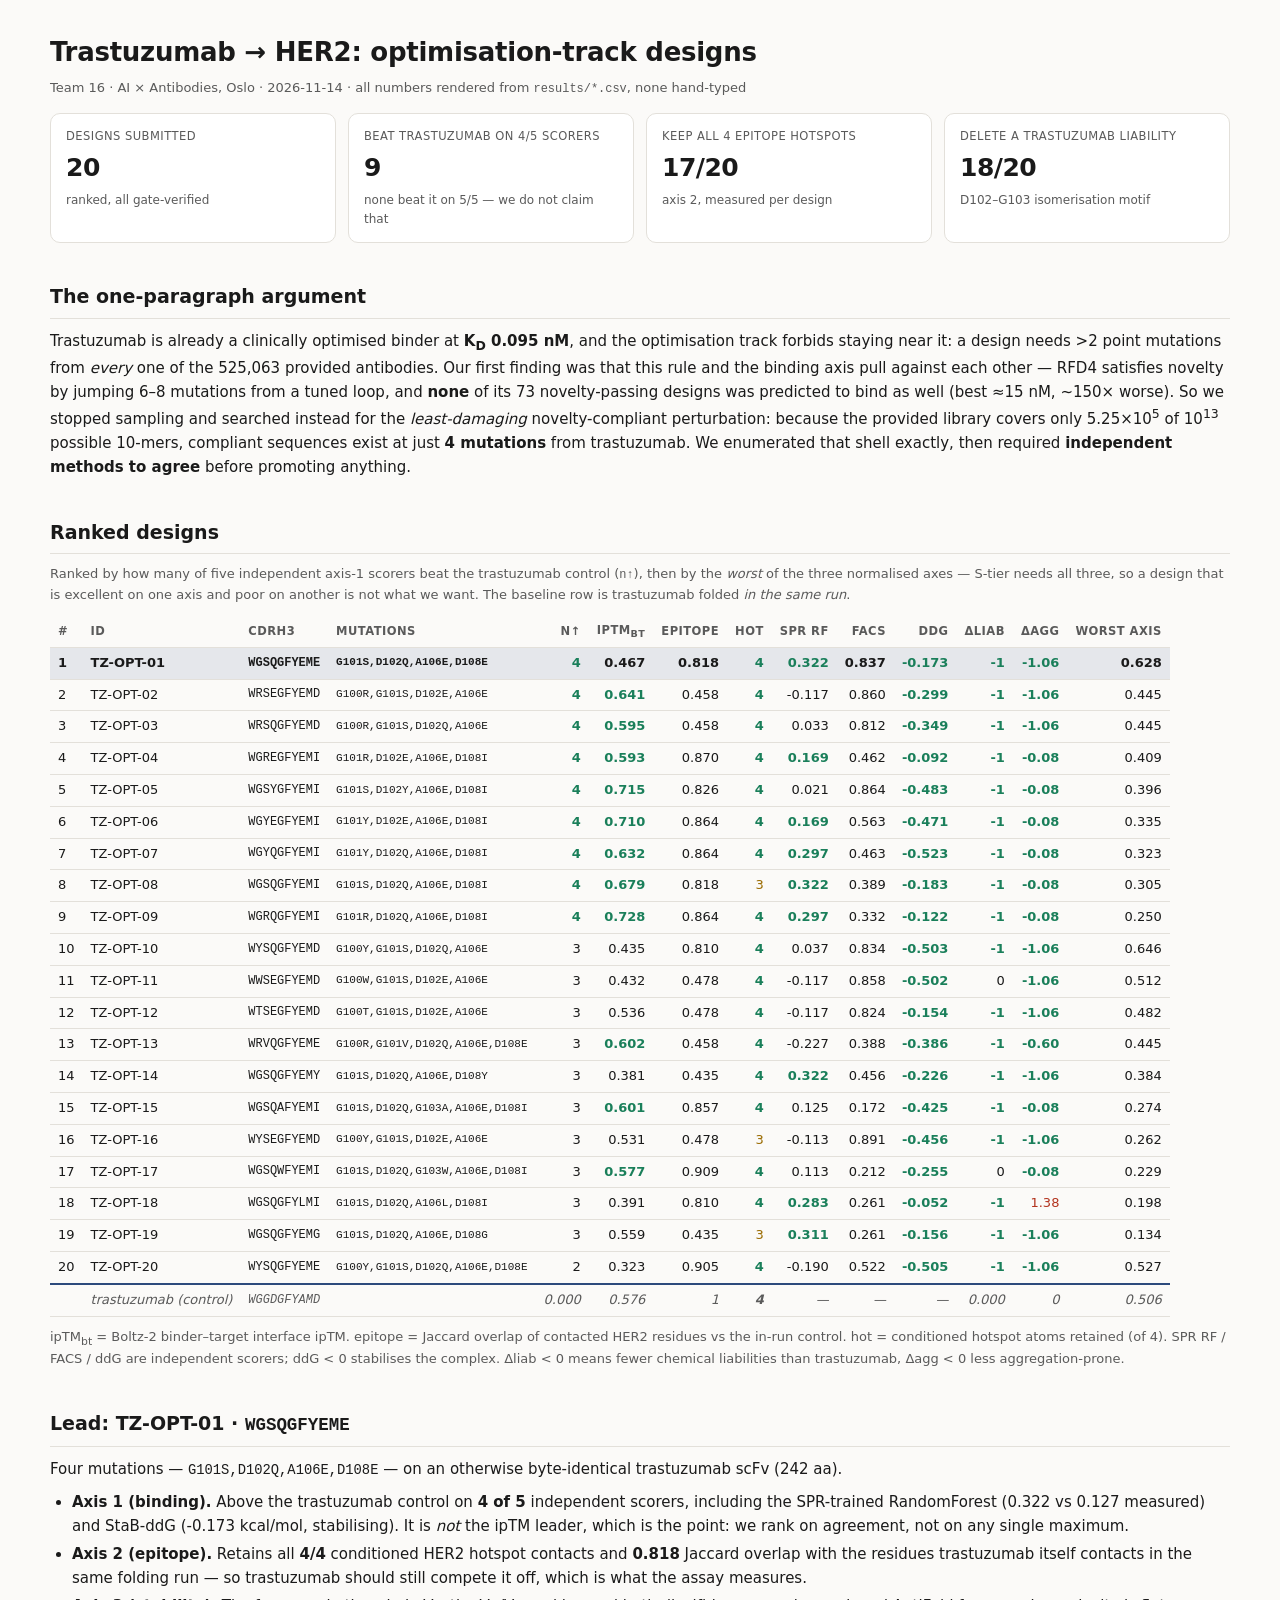
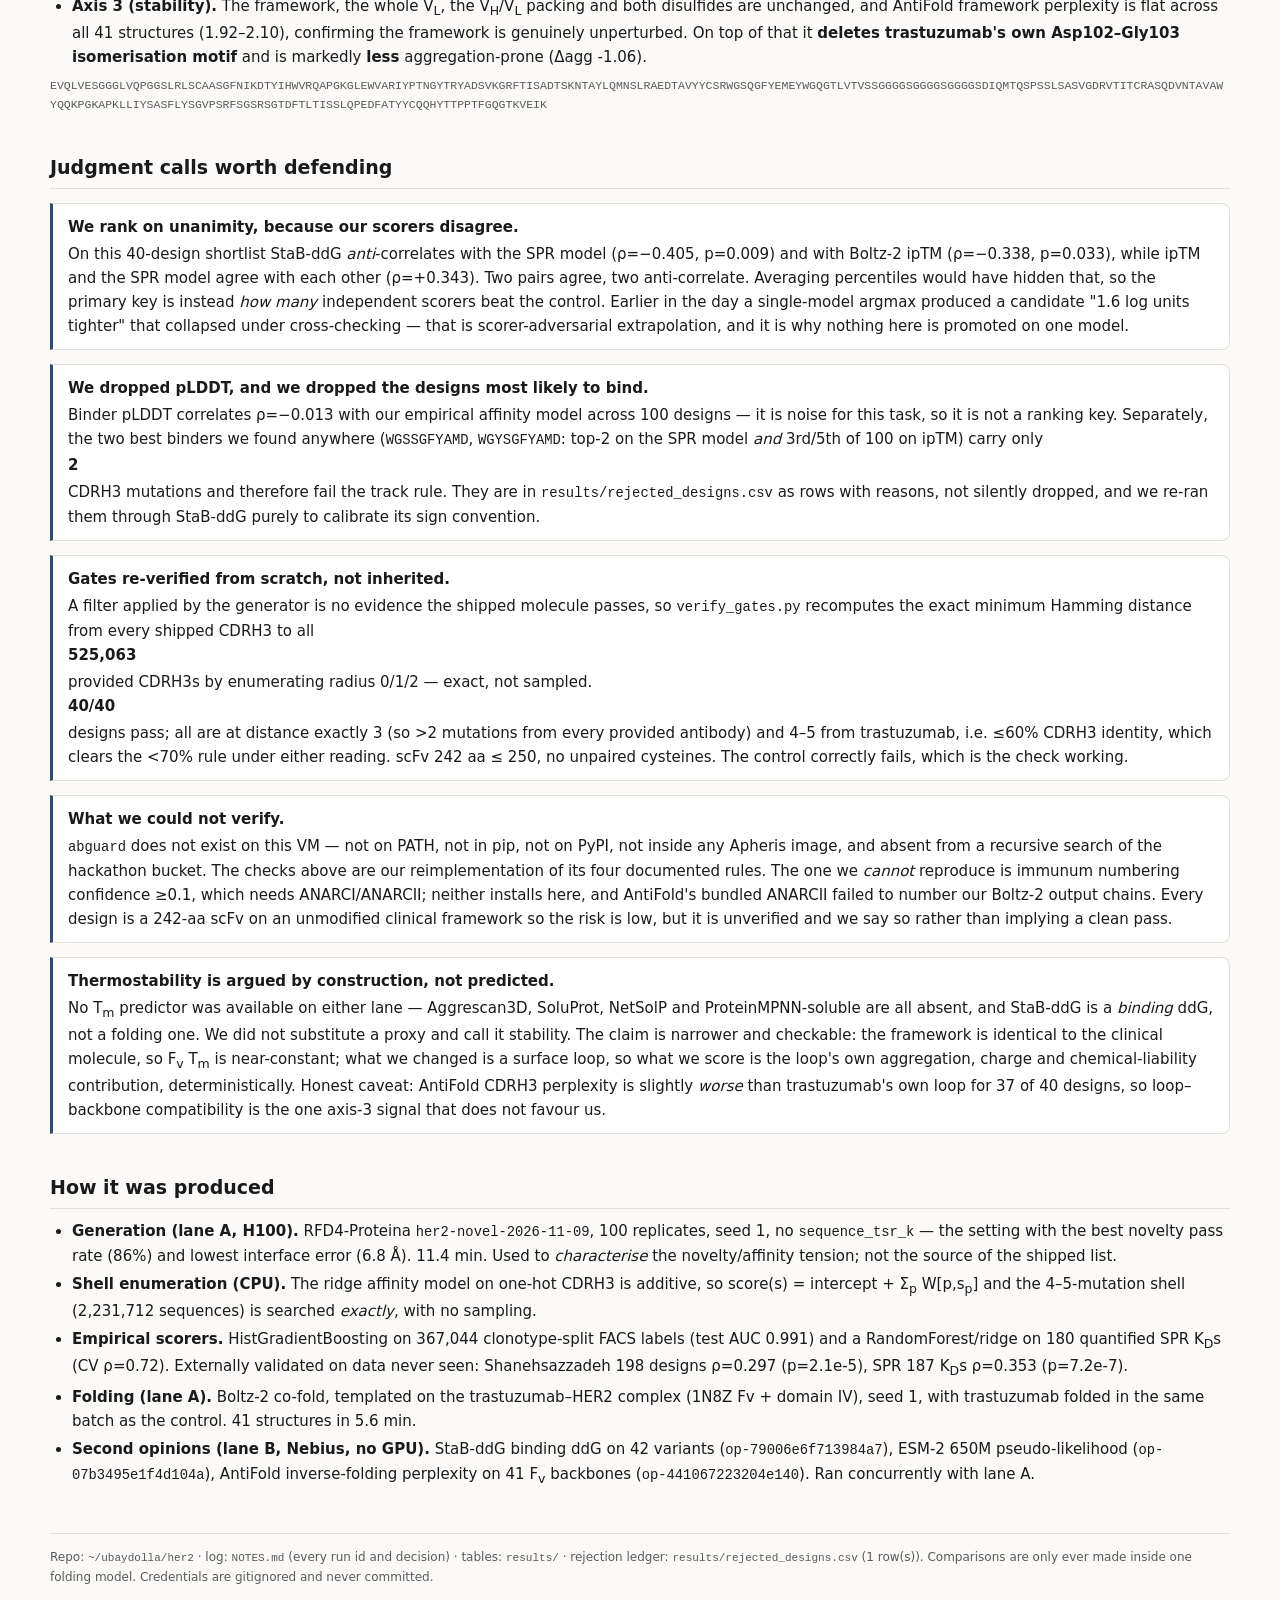
<file: ubaydolla/her2/results/summary.html>
<!doctype html><html lang=en><meta charset=utf-8>
<meta name=viewport content='width=device-width,initial-scale=1'>
<title>Trastuzumab Optimisation</title>
<style>
:root{--bg:#fbfaf8;--fg:#1a1a1a;--mut:#5a5a5a;--line:#e3e0da;--card:#fff;
--good:#1a7f5a;--bad:#b3341f;--warn:#9a6b00;--accent:#2d4a7c;--mono:ui-monospace,SFMono-Regular,Menlo,monospace}
@media (prefers-color-scheme:dark){:root:not([data-theme=light]){--bg:#15161a;--fg:#e9e7e3;
--mut:#a0a0a0;--line:#2e3038;--card:#1c1e23;--good:#4fcf9a;--bad:#ff7a63;--warn:#e0b050;--accent:#8fb3e8}}
*{box-sizing:border-box}
body{margin:0;padding:0 16px 64px;background:var(--bg);color:var(--fg);
font:15px/1.6 ui-sans-serif,system-ui,-apple-system,Segoe UI,Roboto,sans-serif}
.wrap{max-width:1180px;margin:0 auto}
h1{font-size:26px;margin:32px 0 4px;letter-spacing:-.01em}
h2{font-size:19px;margin:38px 0 10px;padding-bottom:6px;border-bottom:1px solid var(--line)}
h3{font-size:15px;margin:22px 0 6px}
.sub{color:var(--mut);font-size:13px;margin-bottom:8px}
p{margin:8px 0}
code,.mono{font-family:var(--mono);font-size:.92em}
table{border-collapse:collapse;width:100%;font-size:13px;margin:10px 0;display:block;overflow-x:auto}
th,td{text-align:right;padding:5px 8px;border-bottom:1px solid var(--line);white-space:nowrap}
th{font-weight:600;color:var(--mut);font-size:11.5px;text-transform:uppercase;letter-spacing:.04em;
position:sticky;top:0;background:var(--bg)}
td:first-child,th:first-child,td.l,th.l{text-align:left}
tr.hi td{background:color-mix(in srgb,var(--accent) 11%,transparent);font-weight:600}
tr.base td{border-top:2px solid var(--accent);color:var(--mut);font-style:italic}
.good{color:var(--good);font-weight:600}.bad{color:var(--bad)}.warn{color:var(--warn)}
.cards{display:grid;grid-template-columns:repeat(auto-fit,minmax(215px,1fr));gap:12px;margin:14px 0}
.card{background:var(--card);border:1px solid var(--line);border-radius:10px;padding:13px 15px}
.card .k{font-size:11.5px;color:var(--mut);text-transform:uppercase;letter-spacing:.04em}
.card .v{font-size:25px;font-weight:650;margin:3px 0;letter-spacing:-.02em}
.card .n{font-size:12px;color:var(--mut)}
.note{background:var(--card);border:1px solid var(--line);border-left:3px solid var(--accent);
border-radius:0 8px 8px 0;padding:11px 15px;margin:14px 0}
.note.w{border-left-color:var(--warn)}.note.r{border-left-color:var(--bad)}
.note b{display:block;margin-bottom:3px}
ul{margin:8px 0;padding-left:22px}li{margin:4px 0}
.seq{font-family:var(--mono);font-size:11.5px;word-break:break-all;color:var(--mut)}
footer{margin-top:44px;padding-top:14px;border-top:1px solid var(--line);color:var(--mut);font-size:12px}
</style>
<div class=wrap>
<h1>Trastuzumab &rarr; HER2: optimisation-track designs</h1>
<div class=sub>Team 16 &middot; AI &times; Antibodies, Oslo &middot; 2026-11-14 &middot; all numbers rendered from <code>results/*.csv</code>, none hand-typed</div>
<div class=cards>
<div class=card><div class=k>Designs submitted</div><div class=v>20</div><div class=n>ranked, all gate-verified</div></div>
<div class=card><div class=k>Beat trastuzumab on 4/5 scorers</div><div class=v>9</div><div class=n>none beat it on 5/5 &mdash; we do not claim that</div></div>
<div class=card><div class=k>Keep all 4 epitope hotspots</div><div class=v>17/20</div><div class=n>axis 2, measured per design</div></div>
<div class=card><div class=k>Delete a trastuzumab liability</div><div class=v>18/20</div><div class=n>D102&ndash;G103 isomerisation motif</div></div>
</div>
<h2>The one-paragraph argument</h2>
<p>Trastuzumab is already a clinically optimised binder at <b>K<sub>D</sub> 0.095 nM</b>, and the
optimisation track forbids staying near it: a design needs &gt;2 point mutations from
<i>every</i> one of the 525,063 provided antibodies. Our first finding was that this rule and the
binding axis pull against each other &mdash; RFD4 satisfies novelty by jumping 6&ndash;8 mutations
from a tuned loop, and <b>none</b> of its 73 novelty-passing designs was predicted to bind as well
(best &asymp;15 nM, ~150&times; worse). So we stopped sampling and searched instead for the
<i>least-damaging</i> novelty-compliant perturbation: because the provided library covers only
5.25&times;10<sup>5</sup> of 10<sup>13</sup> possible 10-mers, compliant sequences exist at just
<b>4 mutations</b> from trastuzumab. We enumerated that shell exactly, then required
<b>independent methods to agree</b> before promoting anything.</p>
<h2>Ranked designs</h2>
<div class=sub>Ranked by how many of five independent axis-1 scorers beat the trastuzumab control (<code>n&uarr;</code>), then by the <i>worst</i> of the three normalised axes &mdash; S-tier needs all three, so a design that is excellent on one axis and poor on another is not what we want. The baseline row is trastuzumab folded <i>in the same run</i>.</div>
<table><thead><tr><th class=l>#</th><th class=l>ID</th><th class=l>CDRH3</th><th class=l>Mutations</th><th>n&uarr;</th><th>ipTM<sub>bt</sub></th><th>epitope</th><th>hot</th><th>SPR&nbsp;RF</th><th>FACS</th><th>ddG</th><th>&Delta;liab</th><th>&Delta;agg</th><th>worst axis</th></tr></thead><tbody>
<tr class='hi'><td class=l>1</td><td class=l>TZ-OPT-01</td><td class='l mono'>WGSQGFYEME</td><td class='l mono' style='font-size:11px'>G101S,D102Q,A106E,D108E</td><td><span class=good>4</span></td><td class=>0.467</td><td>0.818</td><td class=good>4</td><td class=good>0.322</td><td>0.837</td><td class=good>-0.173</td><td class=good>-1</td><td class=good>-1.06</td><td>0.628</td></tr>
<tr class=''><td class=l>2</td><td class=l>TZ-OPT-02</td><td class='l mono'>WRSEGFYEMD</td><td class='l mono' style='font-size:11px'>G100R,G101S,D102E,A106E</td><td><span class=good>4</span></td><td class=good>0.641</td><td>0.458</td><td class=good>4</td><td class=>-0.117</td><td>0.860</td><td class=good>-0.299</td><td class=good>-1</td><td class=good>-1.06</td><td>0.445</td></tr>
<tr class=''><td class=l>3</td><td class=l>TZ-OPT-03</td><td class='l mono'>WRSQGFYEMD</td><td class='l mono' style='font-size:11px'>G100R,G101S,D102Q,A106E</td><td><span class=good>4</span></td><td class=good>0.595</td><td>0.458</td><td class=good>4</td><td class=>0.033</td><td>0.812</td><td class=good>-0.349</td><td class=good>-1</td><td class=good>-1.06</td><td>0.445</td></tr>
<tr class=''><td class=l>4</td><td class=l>TZ-OPT-04</td><td class='l mono'>WGREGFYEMI</td><td class='l mono' style='font-size:11px'>G101R,D102E,A106E,D108I</td><td><span class=good>4</span></td><td class=good>0.593</td><td>0.870</td><td class=good>4</td><td class=good>0.169</td><td>0.462</td><td class=good>-0.092</td><td class=good>-1</td><td class=good>-0.08</td><td>0.409</td></tr>
<tr class=''><td class=l>5</td><td class=l>TZ-OPT-05</td><td class='l mono'>WGSYGFYEMI</td><td class='l mono' style='font-size:11px'>G101S,D102Y,A106E,D108I</td><td><span class=good>4</span></td><td class=good>0.715</td><td>0.826</td><td class=good>4</td><td class=>0.021</td><td>0.864</td><td class=good>-0.483</td><td class=good>-1</td><td class=good>-0.08</td><td>0.396</td></tr>
<tr class=''><td class=l>6</td><td class=l>TZ-OPT-06</td><td class='l mono'>WGYEGFYEMI</td><td class='l mono' style='font-size:11px'>G101Y,D102E,A106E,D108I</td><td><span class=good>4</span></td><td class=good>0.710</td><td>0.864</td><td class=good>4</td><td class=good>0.169</td><td>0.563</td><td class=good>-0.471</td><td class=good>-1</td><td class=good>-0.08</td><td>0.335</td></tr>
<tr class=''><td class=l>7</td><td class=l>TZ-OPT-07</td><td class='l mono'>WGYQGFYEMI</td><td class='l mono' style='font-size:11px'>G101Y,D102Q,A106E,D108I</td><td><span class=good>4</span></td><td class=good>0.632</td><td>0.864</td><td class=good>4</td><td class=good>0.297</td><td>0.463</td><td class=good>-0.523</td><td class=good>-1</td><td class=good>-0.08</td><td>0.323</td></tr>
<tr class=''><td class=l>8</td><td class=l>TZ-OPT-08</td><td class='l mono'>WGSQGFYEMI</td><td class='l mono' style='font-size:11px'>G101S,D102Q,A106E,D108I</td><td><span class=good>4</span></td><td class=good>0.679</td><td>0.818</td><td class=warn>3</td><td class=good>0.322</td><td>0.389</td><td class=good>-0.183</td><td class=good>-1</td><td class=good>-0.08</td><td>0.305</td></tr>
<tr class=''><td class=l>9</td><td class=l>TZ-OPT-09</td><td class='l mono'>WGRQGFYEMI</td><td class='l mono' style='font-size:11px'>G101R,D102Q,A106E,D108I</td><td><span class=good>4</span></td><td class=good>0.728</td><td>0.864</td><td class=good>4</td><td class=good>0.297</td><td>0.332</td><td class=good>-0.122</td><td class=good>-1</td><td class=good>-0.08</td><td>0.250</td></tr>
<tr class=''><td class=l>10</td><td class=l>TZ-OPT-10</td><td class='l mono'>WYSQGFYEMD</td><td class='l mono' style='font-size:11px'>G100Y,G101S,D102Q,A106E</td><td><span>3</span></td><td class=>0.435</td><td>0.810</td><td class=good>4</td><td class=>0.037</td><td>0.834</td><td class=good>-0.503</td><td class=good>-1</td><td class=good>-1.06</td><td>0.646</td></tr>
<tr class=''><td class=l>11</td><td class=l>TZ-OPT-11</td><td class='l mono'>WWSEGFYEMD</td><td class='l mono' style='font-size:11px'>G100W,G101S,D102E,A106E</td><td><span>3</span></td><td class=>0.432</td><td>0.478</td><td class=good>4</td><td class=>-0.117</td><td>0.858</td><td class=good>-0.502</td><td class=>0</td><td class=good>-1.06</td><td>0.512</td></tr>
<tr class=''><td class=l>12</td><td class=l>TZ-OPT-12</td><td class='l mono'>WTSEGFYEMD</td><td class='l mono' style='font-size:11px'>G100T,G101S,D102E,A106E</td><td><span>3</span></td><td class=>0.536</td><td>0.478</td><td class=good>4</td><td class=>-0.117</td><td>0.824</td><td class=good>-0.154</td><td class=good>-1</td><td class=good>-1.06</td><td>0.482</td></tr>
<tr class=''><td class=l>13</td><td class=l>TZ-OPT-13</td><td class='l mono'>WRVQGFYEME</td><td class='l mono' style='font-size:11px'>G100R,G101V,D102Q,A106E,D108E</td><td><span>3</span></td><td class=good>0.602</td><td>0.458</td><td class=good>4</td><td class=>-0.227</td><td>0.388</td><td class=good>-0.386</td><td class=good>-1</td><td class=good>-0.60</td><td>0.445</td></tr>
<tr class=''><td class=l>14</td><td class=l>TZ-OPT-14</td><td class='l mono'>WGSQGFYEMY</td><td class='l mono' style='font-size:11px'>G101S,D102Q,A106E,D108Y</td><td><span>3</span></td><td class=>0.381</td><td>0.435</td><td class=good>4</td><td class=good>0.322</td><td>0.456</td><td class=good>-0.226</td><td class=good>-1</td><td class=good>-1.06</td><td>0.384</td></tr>
<tr class=''><td class=l>15</td><td class=l>TZ-OPT-15</td><td class='l mono'>WGSQAFYEMI</td><td class='l mono' style='font-size:11px'>G101S,D102Q,G103A,A106E,D108I</td><td><span>3</span></td><td class=good>0.601</td><td>0.857</td><td class=good>4</td><td class=>0.125</td><td>0.172</td><td class=good>-0.425</td><td class=good>-1</td><td class=good>-0.08</td><td>0.274</td></tr>
<tr class=''><td class=l>16</td><td class=l>TZ-OPT-16</td><td class='l mono'>WYSEGFYEMD</td><td class='l mono' style='font-size:11px'>G100Y,G101S,D102E,A106E</td><td><span>3</span></td><td class=>0.531</td><td>0.478</td><td class=warn>3</td><td class=>-0.113</td><td>0.891</td><td class=good>-0.456</td><td class=good>-1</td><td class=good>-1.06</td><td>0.262</td></tr>
<tr class=''><td class=l>17</td><td class=l>TZ-OPT-17</td><td class='l mono'>WGSQWFYEMI</td><td class='l mono' style='font-size:11px'>G101S,D102Q,G103W,A106E,D108I</td><td><span>3</span></td><td class=good>0.577</td><td>0.909</td><td class=good>4</td><td class=>0.113</td><td>0.212</td><td class=good>-0.255</td><td class=>0</td><td class=good>-0.08</td><td>0.229</td></tr>
<tr class=''><td class=l>18</td><td class=l>TZ-OPT-18</td><td class='l mono'>WGSQGFYLMI</td><td class='l mono' style='font-size:11px'>G101S,D102Q,A106L,D108I</td><td><span>3</span></td><td class=>0.391</td><td>0.810</td><td class=good>4</td><td class=good>0.283</td><td>0.261</td><td class=good>-0.052</td><td class=good>-1</td><td class=bad>1.38</td><td>0.198</td></tr>
<tr class=''><td class=l>19</td><td class=l>TZ-OPT-19</td><td class='l mono'>WGSQGFYEMG</td><td class='l mono' style='font-size:11px'>G101S,D102Q,A106E,D108G</td><td><span>3</span></td><td class=>0.559</td><td>0.435</td><td class=warn>3</td><td class=good>0.311</td><td>0.261</td><td class=good>-0.156</td><td class=good>-1</td><td class=good>-1.06</td><td>0.134</td></tr>
<tr class=''><td class=l>20</td><td class=l>TZ-OPT-20</td><td class='l mono'>WYSQGFYEME</td><td class='l mono' style='font-size:11px'>G100Y,G101S,D102Q,A106E,D108E</td><td><span>2</span></td><td class=>0.323</td><td>0.905</td><td class=good>4</td><td class=>-0.190</td><td>0.522</td><td class=good>-0.505</td><td class=good>-1</td><td class=good>-1.06</td><td>0.527</td></tr>
<tr class='base'><td class=l></td><td class=l>trastuzumab (control)</td><td class='l mono'>WGGDGFYAMD</td><td class='l mono' style='font-size:11px'></td><td><span>0.000</span></td><td class=>0.576</td><td>1</td><td class=good>4</td><td class=><span class=mut>—</span></td><td><span class=mut>—</span></td><td class=><span class=mut>—</span></td><td class=>0.000</td><td class=>0</td><td>0.506</td></tr>
</tbody></table>
<div class=sub>ipTM<sub>bt</sub> = Boltz-2 binder&ndash;target interface ipTM. epitope = Jaccard overlap of contacted HER2 residues vs the in-run control. hot = conditioned hotspot atoms retained (of 4). SPR RF / FACS / ddG are independent scorers; ddG &lt; 0 stabilises the complex. &Delta;liab &lt; 0 means fewer chemical liabilities than trastuzumab, &Delta;agg &lt; 0 less aggregation-prone.</div>
<h2>Lead: TZ-OPT-01 &middot; <span class=mono>WGSQGFYEME</span></h2>
<p>Four mutations &mdash; <span class=mono>G101S,D102Q,A106E,D108E</span> &mdash; on an otherwise
byte-identical trastuzumab scFv (242 aa).</p><ul>
<li><b>Axis 1 (binding).</b> Above the trastuzumab control on <b>4 of 5</b> independent scorers,
including the SPR-trained RandomForest (0.322 vs 0.127 measured) and StaB-ddG
(-0.173 kcal/mol, stabilising). It is <i>not</i> the ipTM leader, which is the point:
we rank on agreement, not on any single maximum.</li>
<li><b>Axis 2 (epitope).</b> Retains all <b>4/4</b> conditioned HER2 hotspot contacts and
<b>0.818</b> Jaccard overlap with the residues trastuzumab itself contacts in the
same folding run &mdash; so trastuzumab should still compete it off, which is what the assay measures.</li>
<li><b>Axis 3 (stability).</b> The framework, the whole V<sub>L</sub>, the V<sub>H</sub>/V<sub>L</sub>
packing and both disulfides are unchanged, and AntiFold framework perplexity is flat across all 41
structures (1.92&ndash;2.10), confirming the framework is genuinely unperturbed. On top of that it
<b>deletes trastuzumab's own Asp102&ndash;Gly103 isomerisation motif</b> and is markedly
<b>less</b> aggregation-prone (&Delta;agg -1.06).</li></ul>
<p class=seq>[base64]</p>
<h2>Judgment calls worth defending</h2>
<div class=note r><b>We rank on unanimity, because our scorers disagree.</b>
On this 40-design shortlist StaB-ddG <i>anti</i>-correlates with the SPR model
(&rho;=&minus;0.405, p=0.009) and with Boltz-2 ipTM (&rho;=&minus;0.338, p=0.033), while ipTM and the
SPR model agree with each other (&rho;=+0.343). Two pairs agree, two anti-correlate. Averaging
percentiles would have hidden that, so the primary key is instead <i>how many</i> independent
scorers beat the control. Earlier in the day a single-model argmax produced a candidate "1.6 log
units tighter" that collapsed under cross-checking &mdash; that is scorer-adversarial extrapolation,
and it is why nothing here is promoted on one model.</div>
<div class=note w><b>We dropped pLDDT, and we dropped the designs most likely to bind.</b>
Binder pLDDT correlates &rho;=&minus;0.013 with our empirical affinity model across 100 designs
&mdash; it is noise for this task, so it is not a ranking key. Separately, the two best binders we
found anywhere (<span class=mono>WGSSGFYAMD</span>, <span class=mono>WGYSGFYAMD</span>: top-2 on the
SPR model <i>and</i> 3rd/5th of 100 on ipTM) carry only <b>2</b> CDRH3 mutations and therefore fail
the track rule. They are in <code>results/rejected_designs.csv</code> as rows with reasons, not
silently dropped, and we re-ran them through StaB-ddG purely to calibrate its sign convention.</div>
<div class=note><b>Gates re-verified from scratch, not inherited.</b>
A filter applied by the generator is no evidence the shipped molecule passes, so
<code>verify_gates.py</code> recomputes the exact minimum Hamming distance from every shipped CDRH3
to all <b>525,063</b> provided CDRH3s by enumerating radius 0/1/2 &mdash; exact, not sampled.
<b>40/40</b> designs pass; all are at distance exactly 3 (so &gt;2 mutations from
every provided antibody) and 4&ndash;5 from trastuzumab, i.e. &le;60% CDRH3 identity, which clears
the &lt;70% rule under either reading. scFv 242 aa &le; 250, no unpaired cysteines. The control
correctly fails, which is the check working.</div>
<div class=note w><b>What we could not verify.</b> <code>abguard</code> does not exist on this
VM &mdash; not on PATH, not in pip, not on PyPI, not inside any Apheris image, and absent from a
recursive search of the hackathon bucket. The checks above are our reimplementation of its four
documented rules. The one we <i>cannot</i> reproduce is immunum numbering confidence &ge;0.1, which
needs ANARCI/ANARCII; neither installs here, and AntiFold's bundled ANARCII failed to number our
Boltz-2 output chains. Every design is a 242-aa scFv on an unmodified clinical framework so the risk
is low, but it is unverified and we say so rather than implying a clean pass.</div>
<div class=note w><b>Thermostability is argued by construction, not predicted.</b>
No T<sub>m</sub> predictor was available on either lane &mdash; Aggrescan3D, SoluProt, NetSolP and
ProteinMPNN-soluble are all absent, and StaB-ddG is a <i>binding</i> ddG, not a folding one. We did
not substitute a proxy and call it stability. The claim is narrower and checkable: the framework is
identical to the clinical molecule, so F<sub>v</sub> T<sub>m</sub> is near-constant; what we changed
is a surface loop, so what we score is the loop's own aggregation, charge and chemical-liability
contribution, deterministically. Honest caveat: AntiFold CDRH3 perplexity is slightly
<i>worse</i> than trastuzumab's own loop for 37 of 40 designs, so loop&ndash;backbone compatibility
is the one axis-3 signal that does not favour us.</div>
<h2>How it was produced</h2>
<ul>
<li><b>Generation (lane A, H100).</b> RFD4-Proteina <code>her2-novel-2026-11-09</code>, 100 replicates,
seed 1, no <code>sequence_tsr_k</code> &mdash; the setting with the best novelty pass rate (86%) and
lowest interface error (6.8 &Aring;). 11.4 min. Used to <i>characterise</i> the novelty/affinity
tension; not the source of the shipped list.</li>
<li><b>Shell enumeration (CPU).</b> The ridge affinity model on one-hot CDRH3 is additive, so
score(s) = intercept + &Sigma;<sub>p</sub> W[p,s<sub>p</sub>] and the 4&ndash;5-mutation shell
(2,231,712 sequences) is searched <i>exactly</i>, with no sampling.</li>
<li><b>Empirical scorers.</b> HistGradientBoosting on 367,044 clonotype-split FACS labels
(test AUC 0.991) and a RandomForest/ridge on 180 quantified SPR K<sub>D</sub>s (CV &rho;=0.72).
Externally validated on data never seen: Shanehsazzadeh 198 designs &rho;=0.297 (p=2.1e-5),
SPR 187 K<sub>D</sub>s &rho;=0.353 (p=7.2e-7).</li>
<li><b>Folding (lane A).</b> Boltz-2 co-fold, templated on the trastuzumab&ndash;HER2 complex
(1N8Z Fv + domain IV), seed 1, with trastuzumab folded in the same batch as the control. 41
structures in 5.6 min.</li>
<li><b>Second opinions (lane B, Nebius, no GPU).</b> StaB-ddG binding ddG on 42 variants
(<code>op-79006e6f713984a7</code>), ESM-2 650M pseudo-likelihood
(<code>op-07b3495e1f4d104a</code>), AntiFold inverse-folding perplexity on 41 F<sub>v</sub>
backbones (<code>op-441067223204e140</code>). Ran concurrently with lane A.</li></ul>
<footer>Repo: <code>~/ubaydolla/her2</code> &middot; log: <code>NOTES.md</code> (every run id and
decision) &middot; tables: <code>results/</code> &middot; rejection ledger:
<code>results/rejected_designs.csv</code> (1 row(s)).
Comparisons are only ever made inside one folding model. Credentials are gitignored and never
committed.</footer></div></html>
</file>
